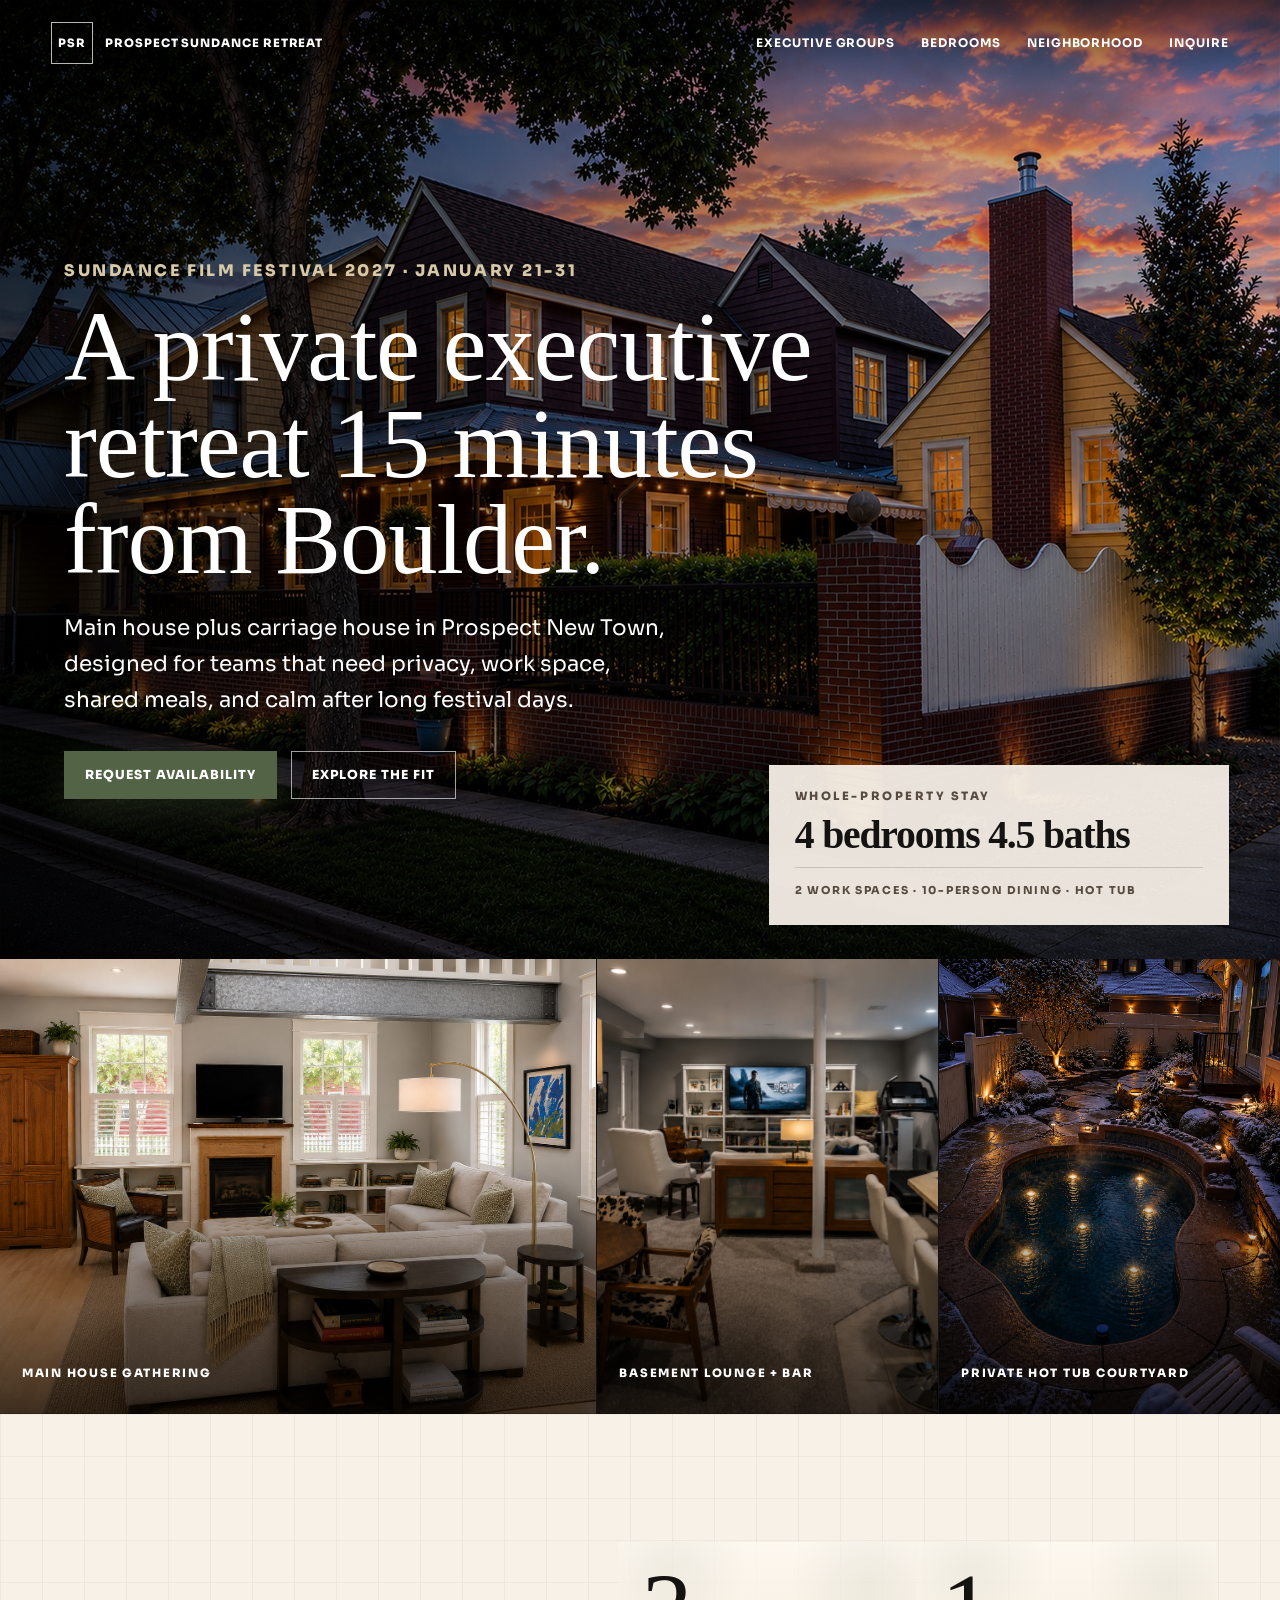
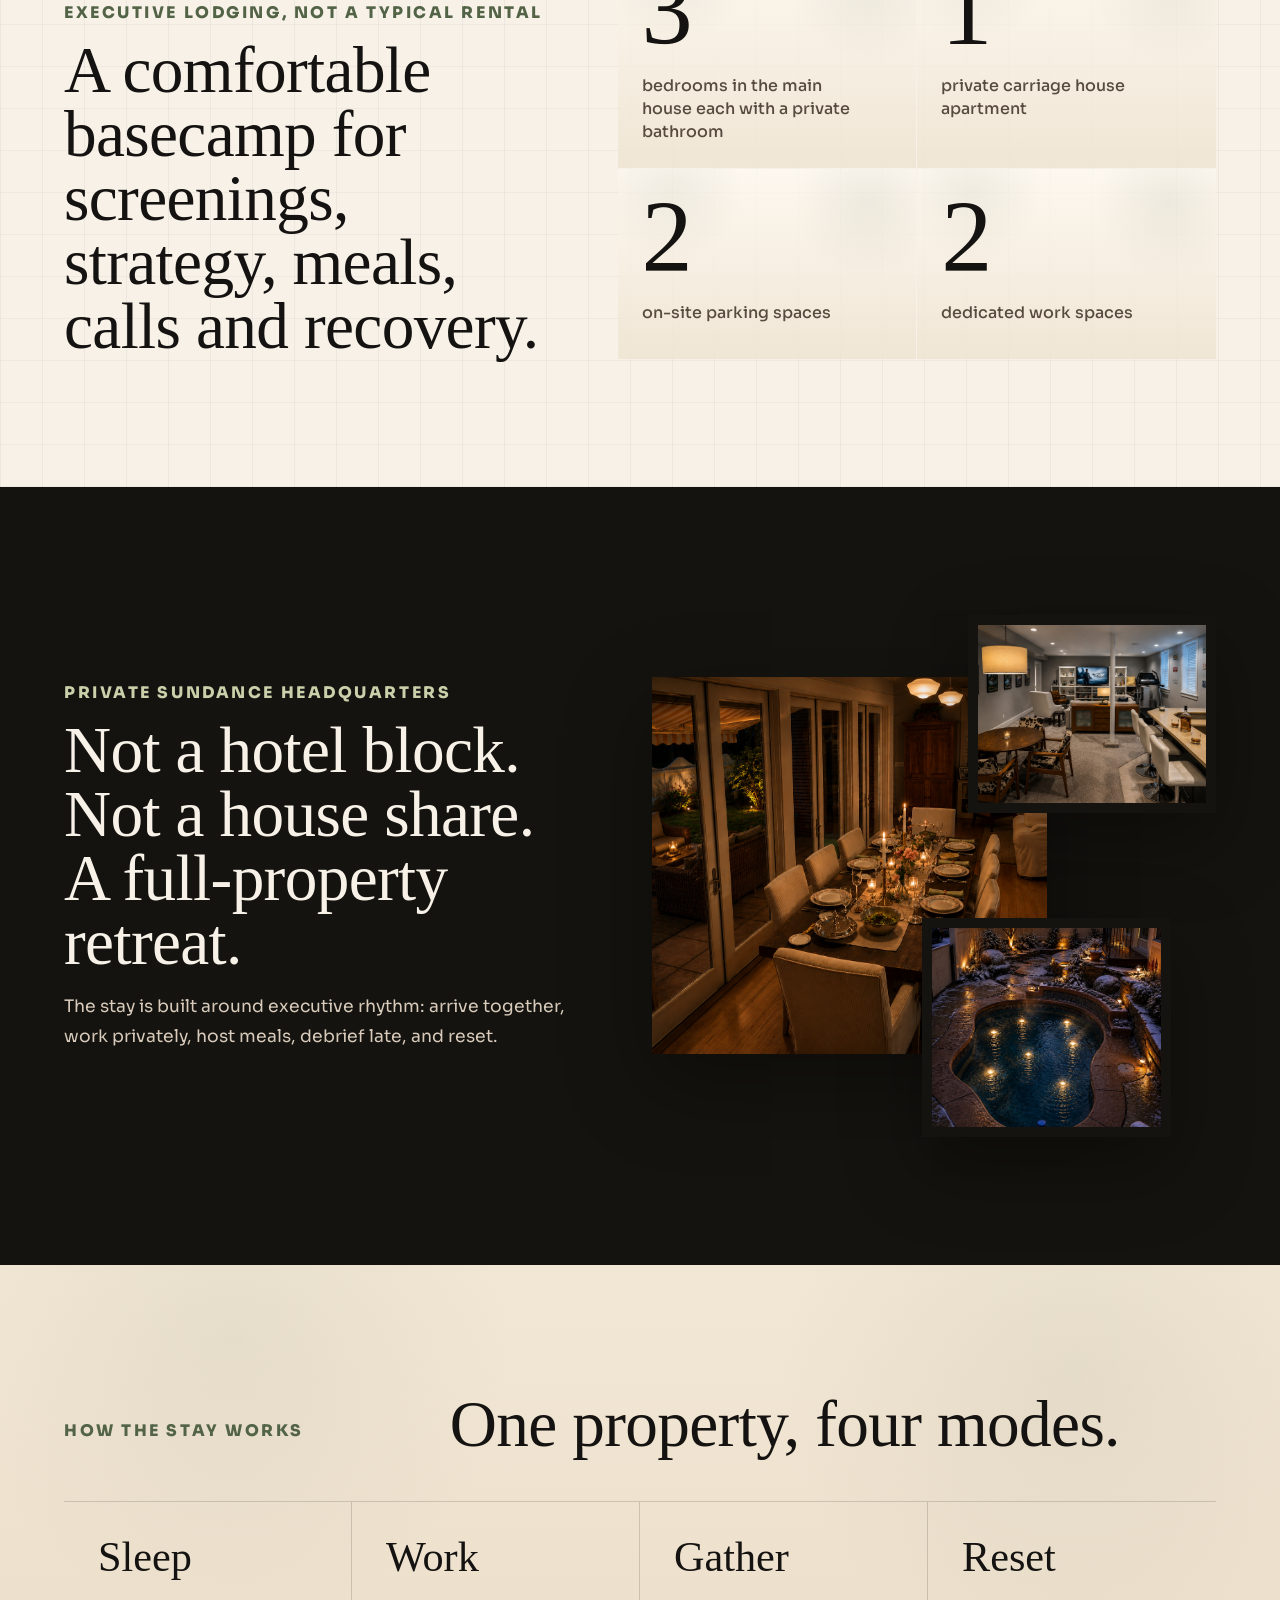
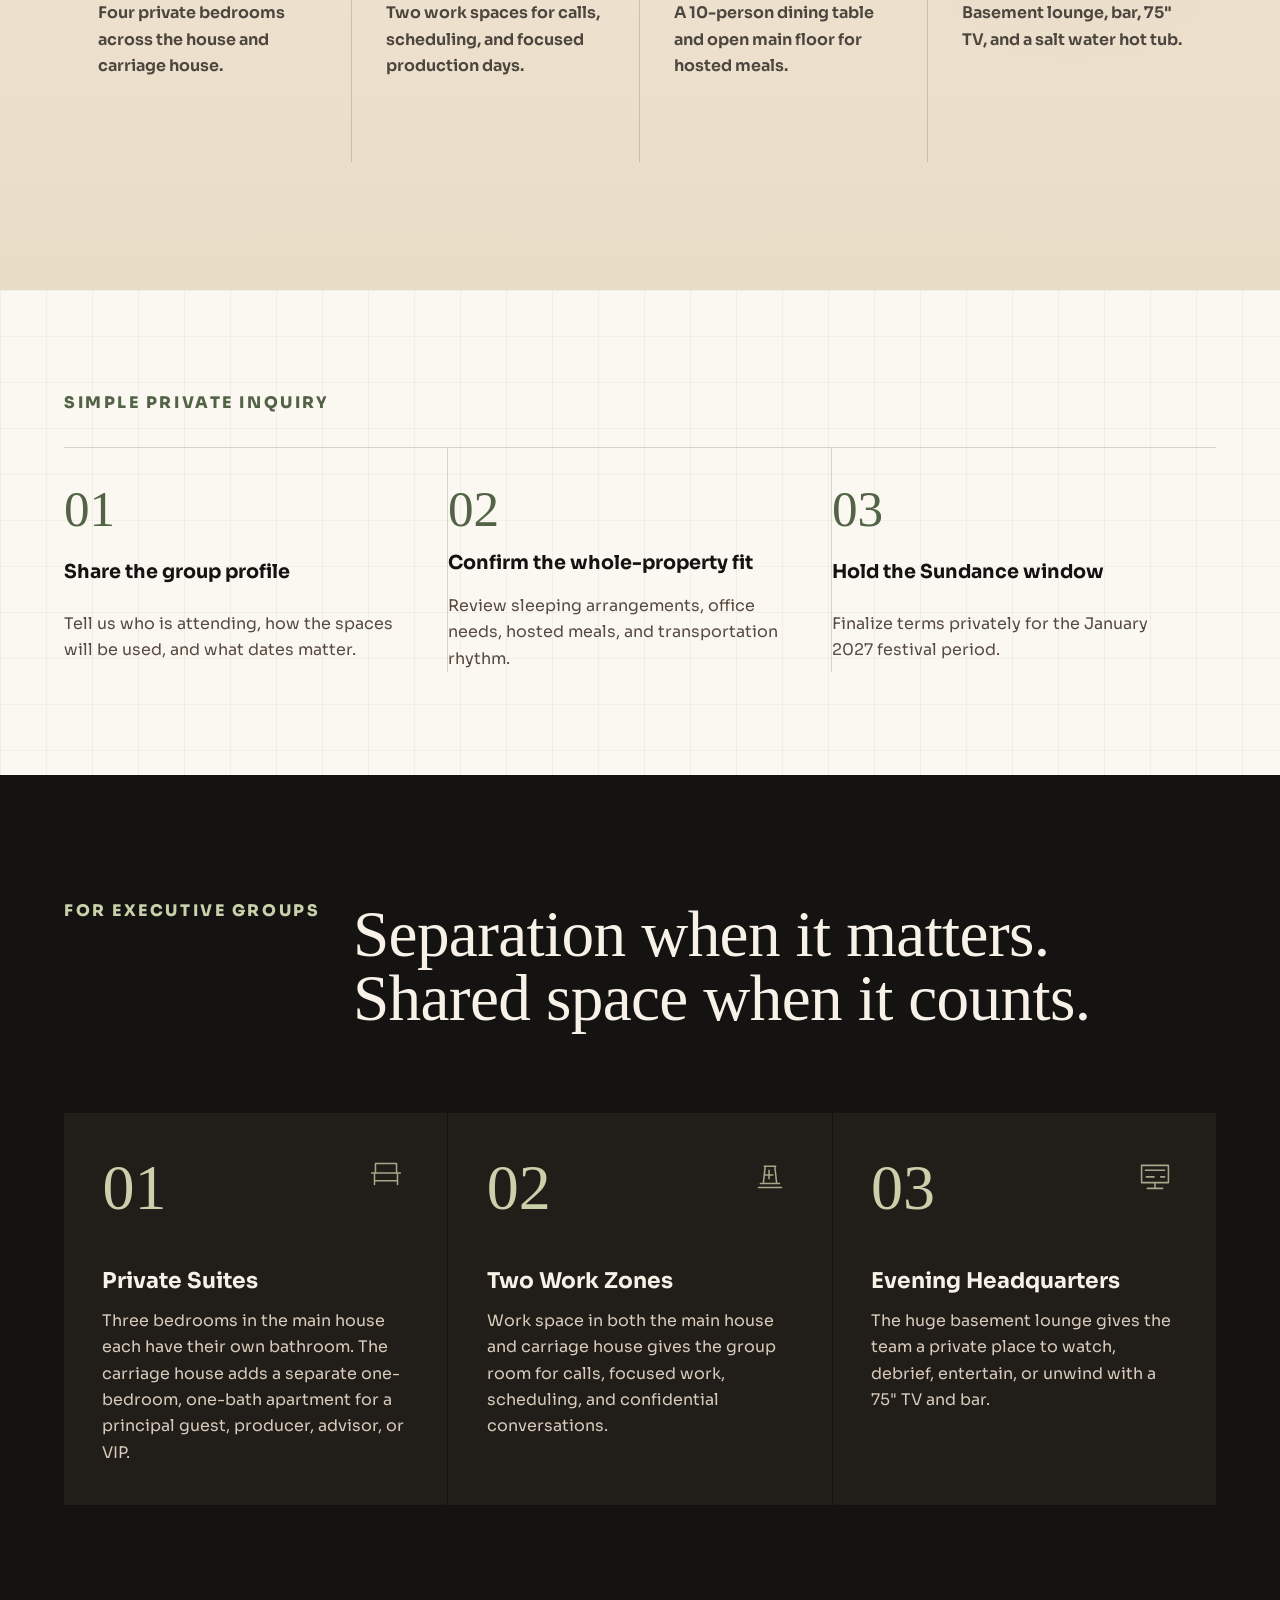
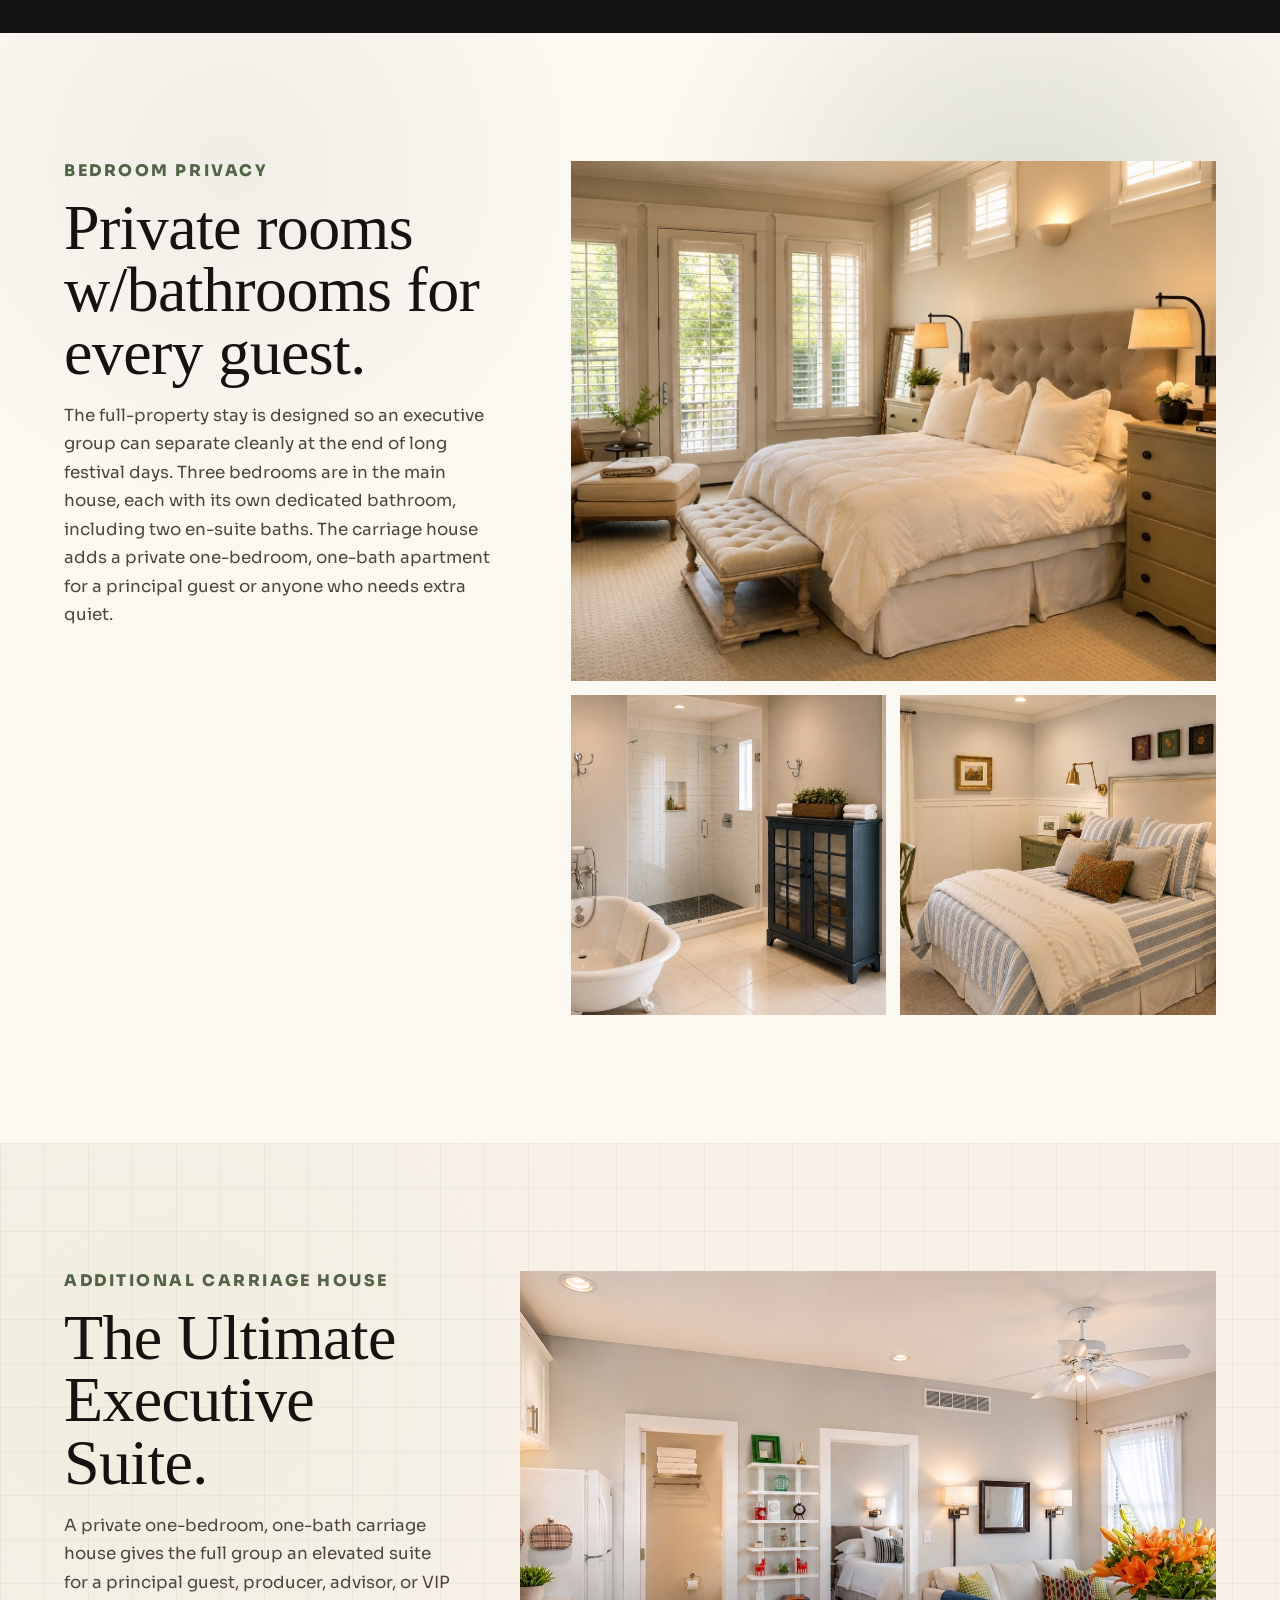
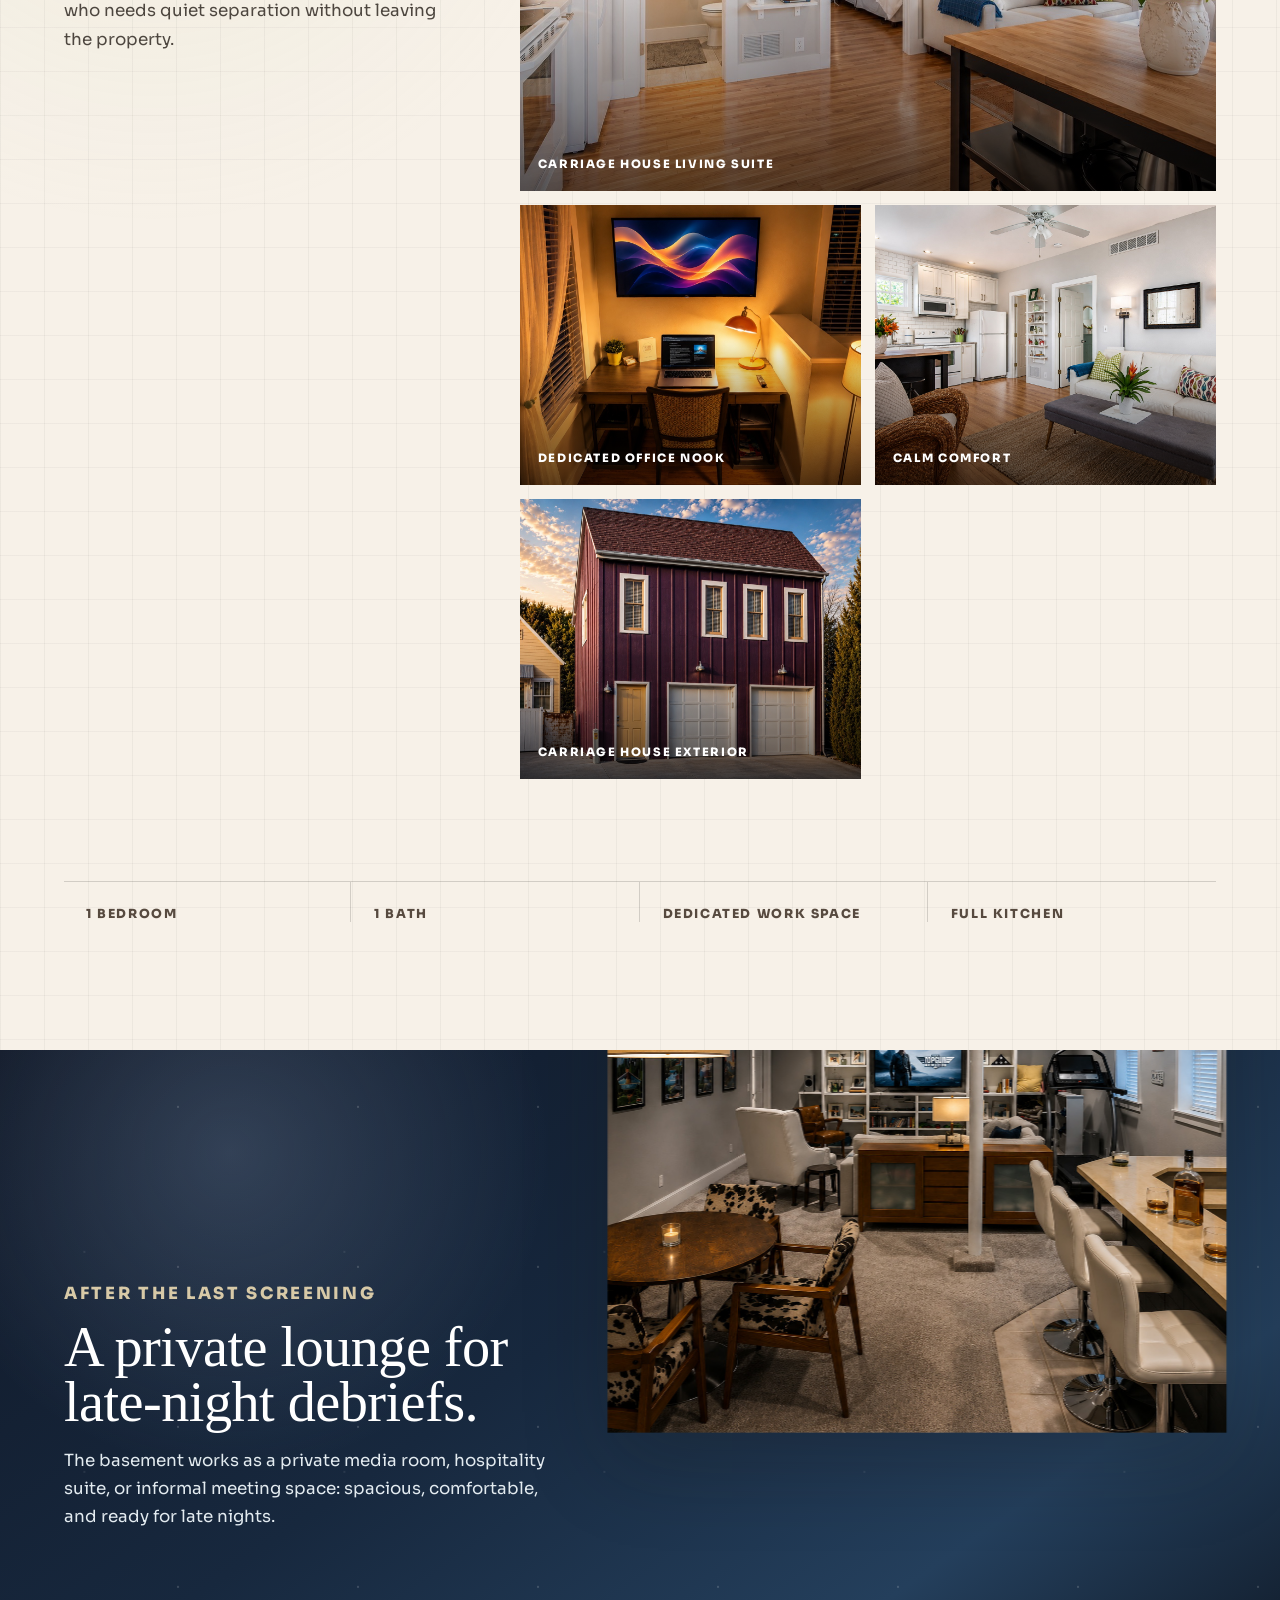
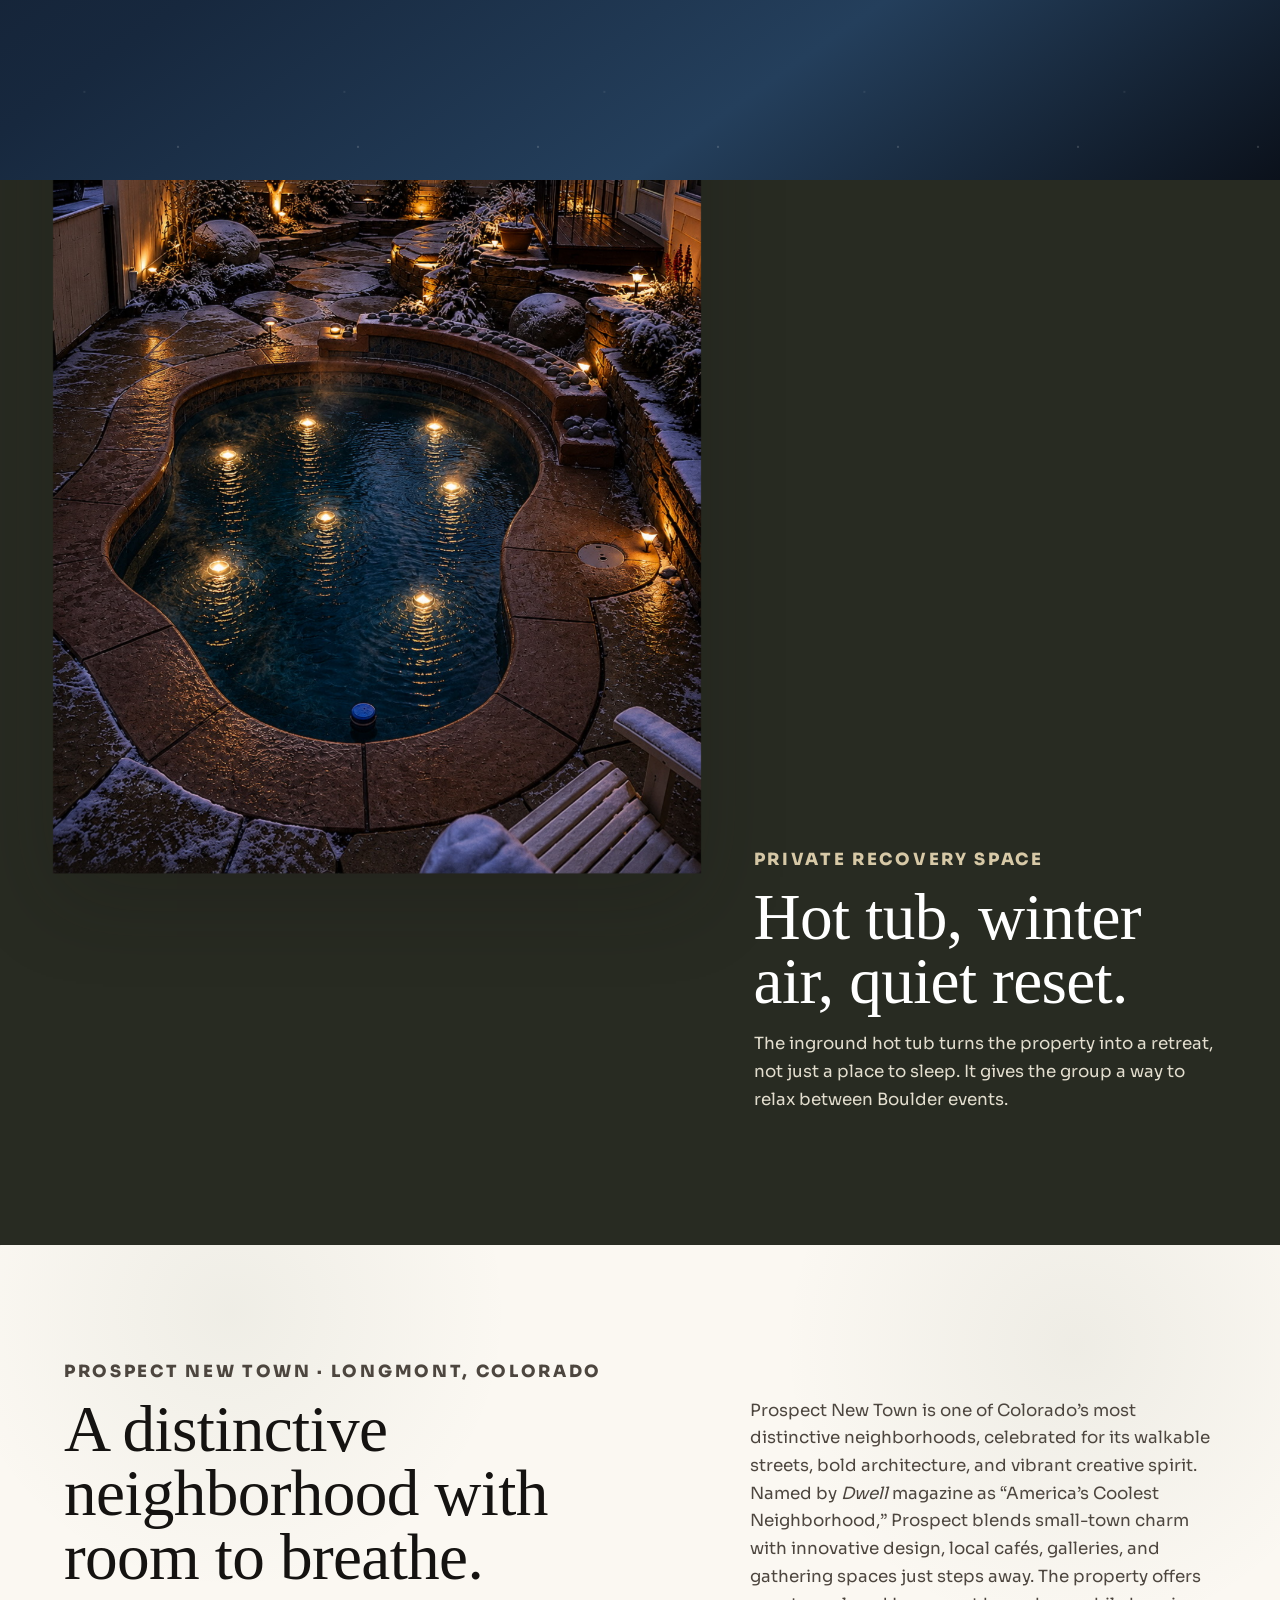
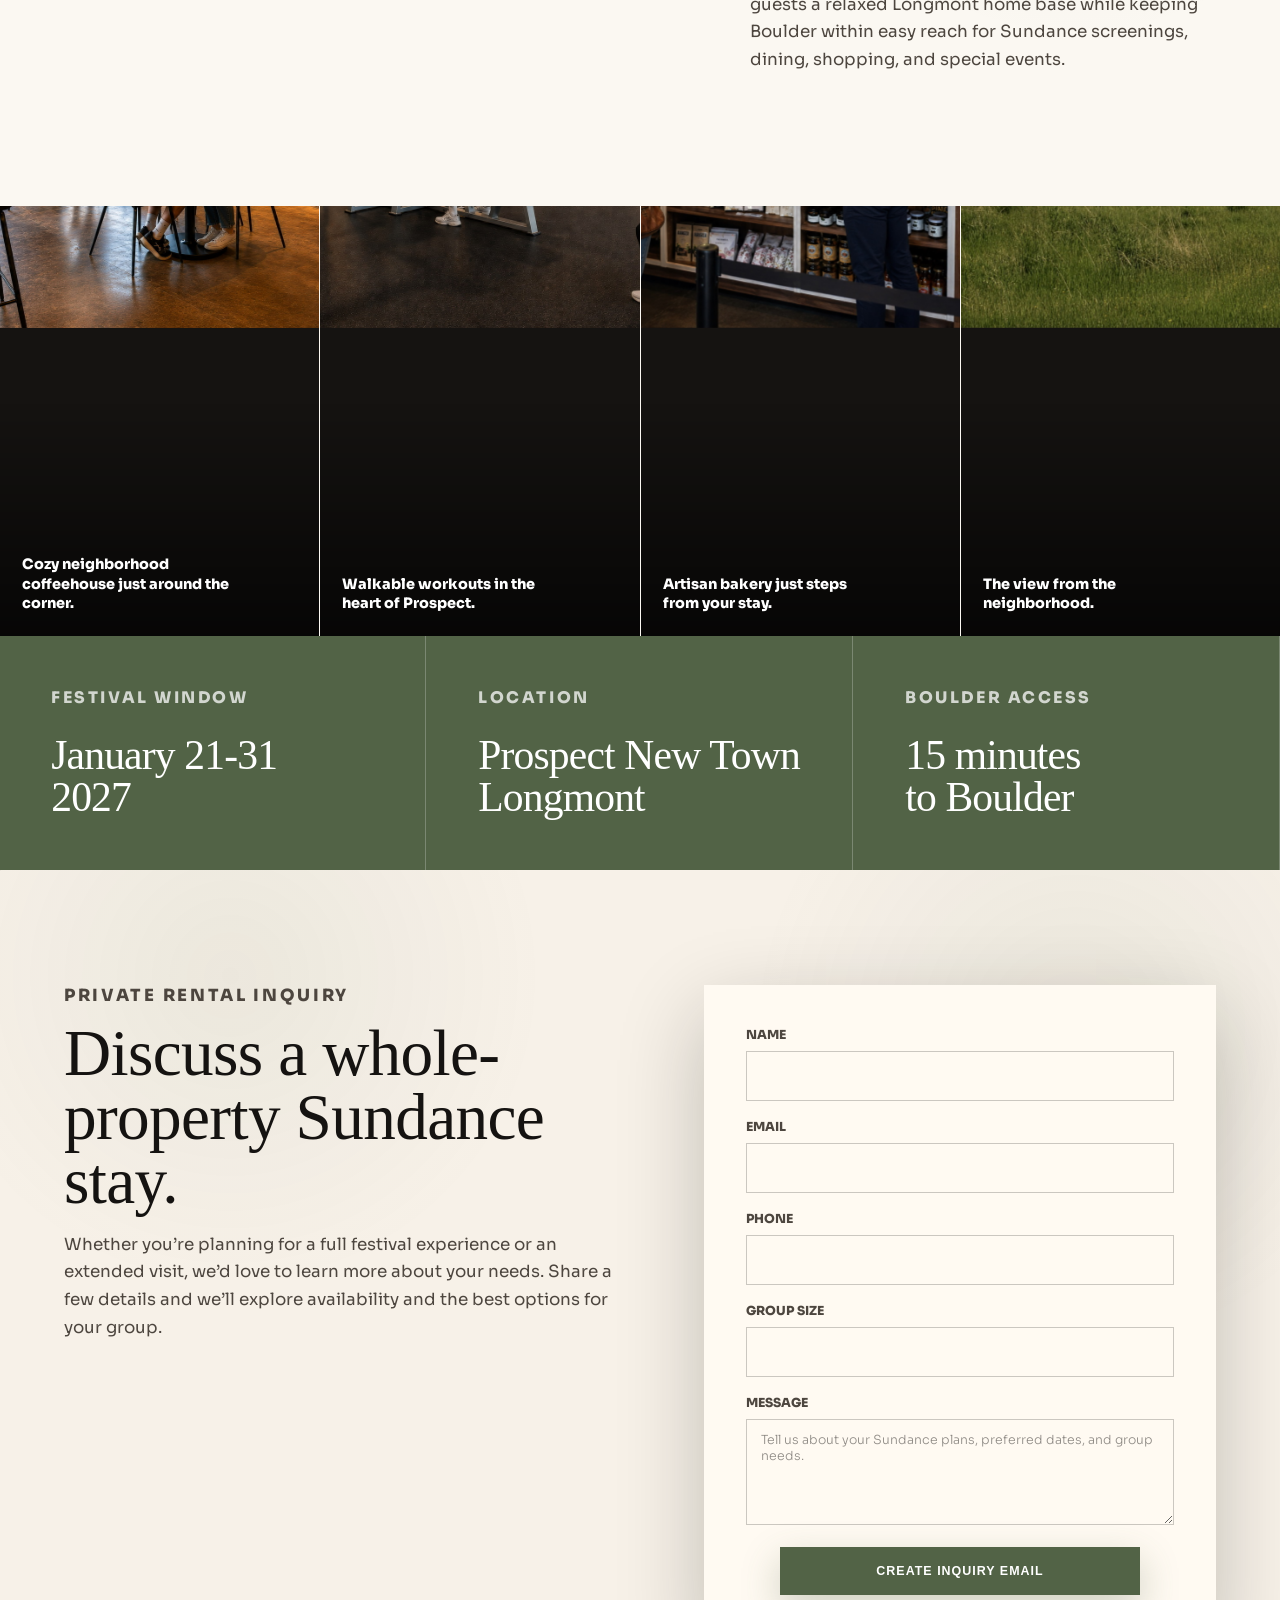
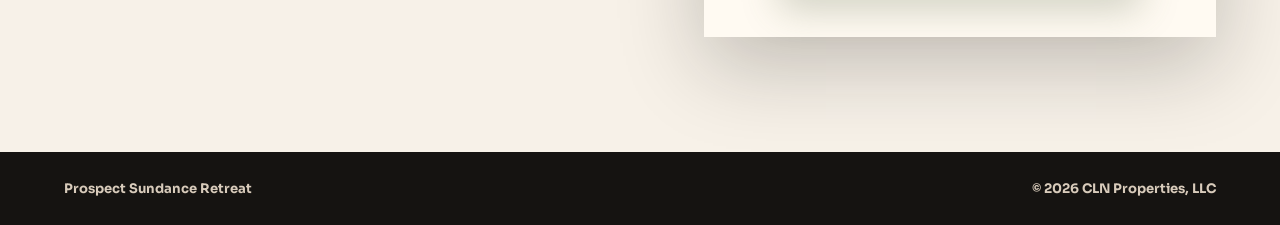
<file: index.html>
<!doctype html>
<html lang="en">
  <head>
    <meta charset="UTF-8" />
    <meta name="viewport" content="width=device-width, initial-scale=1.0" />
    <title>Prospect Sundance Retreat | Executive Rental Near Boulder</title>
    <meta
      name="description"
      content="A private executive retreat in Prospect New Town, Longmont for Sundance Boulder 2027: main house, carriage house, offices, hot tub, bar, and gathering spaces."
    />
    <link rel="preconnect" href="https://fonts.googleapis.com" />
    <link rel="preconnect" href="https://fonts.gstatic.com" crossorigin />
    <link
      href="https://fonts.googleapis.com/css2?family=Sora:wght@400;500;600;700;800&display=swap"
      rel="stylesheet"
    />
    <link rel="stylesheet" href="styles.css" />
  </head>
  <body>
    <div class="scroll-progress" aria-hidden="true"></div>
    <header class="site-header" aria-label="Primary navigation">
      <a class="brand" href="#top" aria-label="Prospect Sundance Retreat home">
        <span class="brand-mark">PSR</span>
        <span>Prospect Sundance Retreat</span>
      </a>
      <nav class="nav-links" aria-label="Page sections">
        <a href="#executive">Executive Groups</a>
        <a href="#bedrooms">Bedrooms</a>
        <a href="#neighborhood">Neighborhood</a>
        <a href="#inquire">Inquire</a>
      </nav>
    </header>

    <main id="top">
      <section class="hero" aria-label="Private executive retreat near Boulder">
        <img
          class="hero-image"
          src="assets/hero-front-house-final.jpg"
          alt="Exterior of the Prospect New Town house at evening"
        />
        <div class="hero-scrim"></div>
        <div class="hero-content">
          <p class="eyebrow">Sundance Film Festival 2027 · January 21-31</p>
          <h1>A private executive retreat 15 minutes from Boulder.</h1>
          <p class="hero-copy">
            Main house plus carriage house in Prospect New Town, designed for teams
            that need privacy, work space, shared meals, and calm after long
            festival days.
          </p>
          <div class="hero-actions" aria-label="Primary actions">
            <a class="button button-primary" href="#inquire">Request availability</a>
            <a class="button button-secondary" href="#executive">Explore the fit</a>
          </div>
        </div>
        <aside class="hero-panel" aria-label="Property summary">
          <p class="hero-panel-label">Whole-property stay</p>
          <p class="hero-panel-stat">4 bedrooms 4.5 baths</p>
          <p class="hero-panel-amenities">2 work spaces · 10-person dining · hot tub</p>
        </aside>
      </section>

      <section class="visual-index reveal" aria-label="Property image highlights">
        <a href="#property" class="visual-card visual-card-large">
          <img
            src="assets/living-room-inside.jpg"
            alt="Main house living room gathering space"
          />
          <span>Main house gathering</span>
        </a>
        <a href="#executive" class="visual-card">
          <img src="assets/basement-real.jpg" alt="Basement lounge with bar" />
          <span>Basement lounge + bar</span>
        </a>
        <a href="#reset" class="visual-card">
          <img src="assets/inground-spa-evening.jpg" alt="Private inground hot tub in winter" />
          <span>Private hot tub courtyard</span>
        </a>
      </section>

      <section class="intro-band reveal" aria-label="Executive rental summary">
        <div class="intro-copy">
          <p class="section-kicker">Executive lodging, not a typical rental</p>
          <h2>
            A comfortable basecamp for screenings, strategy, meals, calls and
            recovery.
          </h2>
        </div>
        <div class="stat-grid">
          <div>
            <strong>3</strong>
            <span>bedrooms in the main house each with a private bathroom</span>
          </div>
          <div>
            <strong>1</strong>
            <span>private carriage house apartment</span>
          </div>
          <div>
            <strong>2</strong>
            <span>on-site parking spaces</span>
          </div>
          <div>
            <strong>2</strong>
            <span>dedicated work spaces</span>
          </div>
        </div>
      </section>

      <section class="campaign-break reveal" aria-label="Sundance rental positioning">
        <div class="campaign-copy">
          <p class="section-kicker">Private Sundance headquarters</p>
          <h2>Not a hotel block. Not a house share. A full-property retreat.</h2>
          <p>
            The stay is built around executive rhythm: arrive together, work
            privately, host meals, debrief late, and reset.
          </p>
        </div>
        <div class="campaign-collage" aria-label="Property atmosphere collage">
          <img
            class="collage-large"
            src="assets/living-room-gathering.jpg"
            alt="Candlelit dining table set for a group meal"
          />
          <img
            class="collage-small collage-top"
            src="assets/basement-real.jpg"
            alt="Private lounge and bar"
          />
          <img
            class="collage-small collage-bottom"
            src="assets/inground-spa-evening.jpg"
            alt="Inground hot tub courtyard"
          />
        </div>
      </section>

      <section class="experience-map reveal" aria-label="How the property works">
        <div class="experience-heading">
          <p class="section-kicker">How the stay works</p>
          <h2>One property, four modes.</h2>
        </div>
        <div class="mode-grid">
          <article>
            <span>Sleep</span>
            <p>Four private bedrooms across the house and carriage house.</p>
          </article>
          <article>
            <span>Work</span>
            <p>Two work spaces for calls, scheduling, and focused production days.</p>
          </article>
          <article>
            <span>Gather</span>
            <p>A 10-person dining table and open main floor for hosted meals.</p>
          </article>
          <article>
            <span>Reset</span>
            <p>Basement lounge, bar, 75&quot; TV, and a salt water hot tub.</p>
          </article>
        </div>
      </section>

      <section class="rental-flow reveal" aria-label="Private rental process">
        <p class="section-kicker">Simple private inquiry</p>
        <div class="flow-grid">
          <article>
            <span>01</span>
            <h3>Share the group profile</h3>
            <p>Tell us who is attending, how the spaces will be used, and what dates matter.</p>
          </article>
          <article>
            <span>02</span>
            <h3>Confirm the whole-property fit</h3>
            <p>Review sleeping arrangements, office needs, hosted meals, and transportation rhythm.</p>
          </article>
          <article>
            <span>03</span>
            <h3>Hold the Sundance window</h3>
            <p>Finalize terms privately for the January 2027 festival period.</p>
          </article>
        </div>
      </section>

      <section class="dark-section reveal" id="executive">
        <div class="section-heading">
          <p class="section-kicker">For Executive Groups</p>
          <h2>Separation when it matters. Shared space when it counts.</h2>
        </div>
        <div class="executive-grid">
          <article>
            <svg class="card-icon" viewBox="0 0 48 48" aria-hidden="true">
              <path d="M9 23h30M13 23V13h22v10M12 23v12M36 23v12M12 31h24" />
            </svg>
            <span>01</span>
            <h3>Private Suites</h3>
            <p>
              Three bedrooms in the main house each have their own bathroom. The
              carriage house adds a separate one-bedroom, one-bath apartment for a
              principal guest, producer, advisor, or VIP.
            </p>
          </article>
          <article>
            <svg class="card-icon" viewBox="0 0 48 48" aria-hidden="true">
              <path d="M14 34h20M17 34l2-18h10l2 18M12 38h24M18 16h12M23 20v9M27 25h-8" />
            </svg>
            <span>02</span>
            <h3>Two Work Zones</h3>
            <p>
              Work space in both the main house and carriage house gives the
              group room for calls, focused work, scheduling, and confidential
              conversations.
            </p>
          </article>
          <article>
            <svg class="card-icon" viewBox="0 0 48 48" aria-hidden="true">
              <path d="M10 15h28v18H10zM16 39h16M24 33v6M14 20h20M15 27h8M30 27h4" />
            </svg>
            <span>03</span>
            <h3>Evening Headquarters</h3>
            <p>
              The huge basement lounge gives the team a private place to watch,
              debrief, entertain, or unwind with a 75&quot; TV and bar.
            </p>
          </article>
        </div>
      </section>

      <section class="bedroom-retreat reveal" id="bedrooms">
        <div class="bedroom-intro">
          <p class="section-kicker">Bedroom privacy</p>
          <h2>Private rooms w/bathrooms for every guest.</h2>
          <p>
            The full-property stay is designed so an executive group can separate
            cleanly at the end of long festival days. Three bedrooms are in the
            main house, each with its own dedicated bathroom, including two
            en-suite baths. The carriage house adds a private one-bedroom,
            one-bath apartment for a principal guest or anyone who needs extra
            quiet.
          </p>
        </div>
        <div class="bedroom-gallery" aria-label="Bedroom and bathroom highlights">
          <figure class="bedroom-card bedroom-card-large">
            <img
              src="assets/main-bedroom.jpg"
              alt="Main house bedroom with private bathroom access"
            />
          </figure>
          <figure class="bedroom-card">
            <img
              src="assets/main-bathroom.jpg"
              alt="Main house bathroom with soaking tub and shower"
            />
          </figure>
          <figure class="bedroom-card">
            <img
              src="assets/basement-bedroom.jpg"
              alt="Lower-level bedroom with dedicated bathroom access"
            />
          </figure>
        </div>
      </section>

      <section class="carriage-suite reveal" id="carriage-house">
        <div class="carriage-intro">
          <p class="section-kicker">Additional carriage house</p>
          <h2>The Ultimate Executive Suite.</h2>
          <p>
            A private one-bedroom, one-bath carriage house gives the full group
            an elevated suite for a principal guest, producer, advisor, or VIP
            who needs quiet separation without leaving the property.
          </p>
        </div>
        <div class="carriage-media">
          <div class="carriage-gallery" aria-label="Carriage house photo gallery">
            <figure class="carriage-photo carriage-photo-large">
              <img
                src="assets/carriage-house-interior.jpg"
                alt="Carriage house interior with living room, kitchen, bath, and bedroom"
              />
              <figcaption>Carriage house living suite</figcaption>
            </figure>
            <figure class="carriage-photo">
              <img
                src="assets/carriage-house-desk.jpg"
                alt="Carriage house desk and office nook"
              />
              <figcaption>Dedicated office nook</figcaption>
            </figure>
            <figure class="carriage-photo">
              <img
                src="assets/carriage-house-living-kitchen.jpg"
                alt="Carriage house living room and kitchen"
              />
              <figcaption>Calm Comfort</figcaption>
            </figure>
            <figure class="carriage-photo">
              <img
                src="assets/carriage-house-front.jpg"
                alt="Exterior of the carriage house"
              />
              <figcaption>Carriage house exterior</figcaption>
            </figure>
          </div>
        </div>
        <div class="carriage-points" aria-label="Carriage house highlights">
          <span>1 bedroom</span>
          <span>1 bath</span>
          <span>Dedicated work space</span>
          <span>Full Kitchen</span>
        </div>
      </section>

      <section class="cinema-feature reveal">
        <div class="cinema-copy">
          <p class="section-kicker">After the last screening</p>
          <h2>A private lounge for late-night debriefs.</h2>
          <p>
            The basement works as a private media room, hospitality suite, or
            informal meeting space: spacious, comfortable, and ready for late
            nights.
          </p>
        </div>
        <img
          src="assets/basement-real.jpg"
          alt="Concept image of a large basement lounge with a media wall and bar"
        />
      </section>

      <section class="image-led-section reveal" id="reset">
        <img
          src="assets/inground-spa-evening.jpg"
          alt="Private inground hot tub courtyard in winter"
        />
        <div class="image-led-copy">
          <p class="section-kicker">Private recovery space</p>
          <h2>Hot tub, winter air, quiet reset.</h2>
          <p>
            The inground hot tub turns the property into a retreat, not just a
            place to sleep. It gives the group a way to relax between Boulder
            events.
          </p>
        </div>
      </section>

      <section class="neighborhood reveal" id="neighborhood">
        <div>
          <p class="section-kicker">Prospect New Town · Longmont, Colorado</p>
          <h2>A distinctive neighborhood with room to breathe.</h2>
        </div>
        <p>
          Prospect New Town is one of Colorado’s most distinctive neighborhoods,
          celebrated for its walkable streets, bold architecture, and vibrant
          creative spirit. Named by <em>Dwell</em> magazine as “America’s Coolest
          Neighborhood,” Prospect blends small-town charm with innovative design,
          local cafés, galleries, and gathering spaces just steps away. The
          property offers guests a relaxed Longmont home base while keeping
          Boulder within easy reach for Sundance screenings, dining, shopping,
          and special events.
        </p>
      </section>

      <section class="closing-gallery reveal" aria-label="Property atmosphere">
        <figure>
          <img src="assets/cavegirl-coffee-inside.jpeg" alt="Interior of a cozy neighborhood coffeehouse" />
          <figcaption>Cozy neighborhood coffeehouse just around the corner.</figcaption>
        </figure>
        <figure>
          <img src="assets/the-gym-at-prospect-inside.jpg" alt="Interior of The Gym at Prospect" />
          <figcaption>Walkable workouts in the heart of Prospect.</figcaption>
        </figure>
        <figure>
          <img src="assets/babettes-artisan-bakery-inside.jpg" alt="Interior of Babette's Artisan Bakery" />
          <figcaption>Artisan bakery just steps from your stay.</figcaption>
        </figure>
        <figure>
          <img src="assets/flatirons-neighborhood-view.jpg" alt="Flatirons view from the neighborhood" />
          <figcaption>The view from the neighborhood.</figcaption>
        </figure>
      </section>

      <section class="availability-band" aria-label="Availability details">
        <div>
          <span class="mini-label">Festival window</span>
          <strong>January 21-31<br />2027</strong>
        </div>
        <div>
          <span class="mini-label">Location</span>
          <strong>Prospect New Town<br />Longmont</strong>
        </div>
        <div>
          <span class="mini-label">Boulder access</span>
          <strong>15 minutes<br />to Boulder</strong>
        </div>
      </section>

      <section class="inquiry reveal" id="inquire">
        <div class="inquiry-copy">
          <p class="section-kicker">Private rental inquiry</p>
          <h2>Discuss a whole-property Sundance stay.</h2>
          <p>
            Whether you’re planning for a full festival experience or an extended
            visit, we’d love to learn more about your needs. Share a few details
            and we’ll explore availability and the best options for your group.
          </p>
        </div>
        <form class="inquiry-form" id="inquiryForm">
          <label>
            Name
            <input type="text" name="name" autocomplete="name" required />
          </label>
          <label>
            Email
            <input type="email" name="email" autocomplete="email" required />
          </label>
          <label>
            Phone
            <input type="tel" name="phone" autocomplete="tel" />
          </label>
          <label>
            Group size
            <input type="number" name="groupSize" min="1" max="10" />
          </label>
          <label>
            Message
            <textarea
              name="message"
              rows="5"
              placeholder="Tell us about your Sundance plans, preferred dates, and group needs."
            ></textarea>
          </label>
          <button class="button button-primary" type="submit">Create inquiry email</button>
        </form>
      </section>
    </main>

    <footer class="site-footer">
      <span>Prospect Sundance Retreat</span>
      <span>© 2026 CLN Properties, LLC</span>
    </footer>

    <script src="script.js"></script>
  </body>
</html>
</file>
<file: styles.css>
:root {
  --ink: #151311;
  --paper: #f7f1e8;
  --cream: #efe4d2;
  --accent: #526346;
  --moss: #59644b;
  --blue: #263f5c;
  --stone: #c9b9a2;
  --white: #ffffff;
  --shadow: 0 28px 80px rgba(21, 19, 17, 0.24);
  --hairline: 1px solid rgba(21, 19, 17, 0.16);
  --paper-texture:
    radial-gradient(circle at 18% 12%, rgba(82, 99, 70, 0.07), transparent 24%),
    radial-gradient(circle at 84% 18%, rgba(89, 100, 75, 0.08), transparent 25%),
    linear-gradient(135deg, rgba(21, 19, 17, 0.035) 0 1px, transparent 1px 12px);
  --fine-texture:
    linear-gradient(90deg, rgba(21, 19, 17, 0.045) 1px, transparent 1px),
    linear-gradient(180deg, rgba(21, 19, 17, 0.035) 1px, transparent 1px);
}

* {
  box-sizing: border-box;
}

html {
  scroll-behavior: smooth;
}

body {
  margin: 0;
  background: var(--paper);
  color: var(--ink);
  font-family: Sora, system-ui, -apple-system, BlinkMacSystemFont, "Segoe UI", sans-serif;
}

img {
  display: block;
  max-width: 100%;
}

a {
  color: inherit;
  text-decoration: none;
}

.scroll-progress {
  background: linear-gradient(90deg, #d7c9a7, #ffffff, #c9d0aa);
  height: 3px;
  left: 0;
  position: fixed;
  right: 0;
  top: 0;
  transform: scaleX(var(--scroll-progress, 0));
  transform-origin: left center;
  z-index: 60;
}

.site-header {
  align-items: center;
  color: var(--white);
  display: flex;
  justify-content: space-between;
  left: 0;
  padding: 22px clamp(20px, 4vw, 56px);
  position: fixed;
  right: 0;
  top: 0;
  transition:
    background-color 180ms ease,
    color 180ms ease,
    box-shadow 180ms ease;
  z-index: 20;
}

.site-header::before {
  background: linear-gradient(180deg, rgba(0, 0, 0, 0.56), transparent);
  content: "";
  inset: 0;
  pointer-events: none;
  position: absolute;
  z-index: -1;
}

.site-header.scrolled {
  background: rgba(247, 241, 232, 0.94);
  box-shadow: 0 12px 38px rgba(21, 19, 17, 0.12);
  color: var(--ink);
}

.site-header.scrolled::before {
  opacity: 0;
}

.site-header.scrolled .brand-mark {
  border-color: rgba(21, 19, 17, 0.34);
}

.brand {
  align-items: center;
  display: inline-flex;
  font-size: 0.72rem;
  font-weight: 800;
  gap: 12px;
  letter-spacing: 0.08em;
  text-transform: uppercase;
}

.brand-mark {
  align-items: center;
  border: 1px solid rgba(255, 255, 255, 0.72);
  display: inline-flex;
  height: 42px;
  justify-content: center;
  width: 42px;
}

.nav-links {
  align-items: center;
  display: flex;
  gap: 26px;
  font-size: 0.74rem;
  font-weight: 700;
  letter-spacing: 0.08em;
  text-transform: uppercase;
}

.hero {
  min-height: 100vh;
  overflow: hidden;
  position: relative;
}

.hero-image,
.hero-scrim {
  height: 100%;
  inset: 0;
  position: absolute;
  width: 100%;
}

.hero-image {
  object-fit: cover;
  transform: translateY(calc(var(--scroll-y, 0px) * 0.08));
  will-change: transform;
}

.hero-scrim {
  background:
    linear-gradient(90deg, rgba(0, 0, 0, 0.72) 0%, rgba(0, 0, 0, 0.34) 42%, rgba(0, 0, 0, 0.1) 100%),
    linear-gradient(0deg, rgba(0, 0, 0, 0.48), transparent 46%);
}

.hero-content {
  color: var(--white);
  max-width: 980px;
  padding: 29vh clamp(20px, 5vw, 72px) 160px;
  position: relative;
  z-index: 2;
}

.eyebrow,
.section-kicker,
.mini-label {
  font-weight: 800;
  line-height: 1.25;
  text-transform: uppercase;
}

.eyebrow,
.section-kicker,
.mini-label {
  font-size: 1rem;
  letter-spacing: 0.16em;
}

.eyebrow {
  color: #d7c9a7;
  margin: 0 0 18px;
}

h1,
h2 {
  font-family: Georgia, "Times New Roman", serif;
  font-weight: 400;
  letter-spacing: -0.01em;
  line-height: 0.98;
  margin: 0;
}

h1 {
  font-size: clamp(3.4rem, 7.7vw, 7.9rem);
  max-width: 980px;
}

h2 {
  font-size: clamp(2.45rem, 5.1vw, 5.7rem);
}

h3 {
  font-size: clamp(1.15rem, 1.7vw, 1.5rem);
  margin: 0 0 14px;
}

p {
  line-height: 1.65;
}

.hero-copy {
  font-size: clamp(1.05rem, 1.8vw, 1.35rem);
  max-width: 620px;
}

.hero-actions {
  display: flex;
  flex-wrap: wrap;
  gap: 14px;
  margin-top: 34px;
}

.button {
  align-items: center;
  border: 1px solid transparent;
  display: inline-flex;
  font-size: 0.78rem;
  font-weight: 800;
  justify-content: center;
  letter-spacing: 0.08em;
  min-height: 48px;
  padding: 0 20px;
  position: relative;
  text-transform: uppercase;
  transition:
    border-color 220ms ease,
    box-shadow 220ms ease,
    color 220ms ease,
    transform 220ms ease;
}

.button:hover {
  transform: translateY(-1px);
}

.button-primary {
  background: var(--accent);
  box-shadow: 0 14px 38px rgba(82, 99, 70, 0.28);
  color: var(--white);
}

.button-primary:hover {
  box-shadow: 0 18px 50px rgba(82, 99, 70, 0.38);
}

.button-secondary {
  border-color: rgba(255, 255, 255, 0.62);
  color: var(--white);
}

.button-secondary:hover {
  border-color: rgba(255, 255, 255, 0.92);
}

.hero-panel {
  background:
    linear-gradient(135deg, rgba(21, 19, 17, 0.035) 0 1px, transparent 1px 14px),
    rgba(247, 241, 232, 0.94);
  bottom: 34px;
  box-shadow: var(--shadow);
  color: var(--ink);
  display: grid;
  gap: 12px;
  padding: 24px 26px 26px;
  position: absolute;
  right: clamp(20px, 4vw, 56px);
  width: min(460px, calc(100% - 40px));
  z-index: 3;
  transition:
    box-shadow 260ms ease,
    transform 260ms ease;
}

.hero-panel:hover {
  box-shadow: 0 34px 96px rgba(21, 19, 17, 0.34);
  transform: translateY(-5px);
}

.hero-panel-label,
.hero-panel-amenities {
  color: #574a3f;
  margin: 0;
  text-transform: uppercase;
}

.hero-panel-label {
  font-size: 0.72rem;
  font-weight: 800;
  letter-spacing: 0.22em;
  line-height: 1.25;
}

.hero-panel-stat {
  font-family: Georgia, "Times New Roman", serif;
  font-size: clamp(2.05rem, 3.1vw, 2.95rem);
  font-weight: 700;
  letter-spacing: -0.03em;
  line-height: 1.02;
  margin: 0;
  max-width: 380px;
  text-wrap: balance;
}

.hero-panel-stat span {
  color: rgba(21, 19, 17, 0.45);
  font-family: Sora, system-ui, sans-serif;
  font-size: 0.62em;
  font-weight: 500;
  padding: 0 0.08em;
}

.hero-panel-amenities {
  border-top: var(--hairline);
  font-size: 0.68rem;
  font-weight: 750;
  letter-spacing: 0.16em;
  line-height: 1.55;
  padding-top: 14px;
}

.visual-index {
  background: var(--ink);
  display: grid;
  gap: 1px;
  grid-template-columns: 1.4fr 0.8fr 0.8fr;
  min-height: 360px;
}

.visual-card {
  color: var(--white);
  min-height: 360px;
  overflow: hidden;
  position: relative;
}

.visual-card::after {
  background: linear-gradient(0deg, rgba(0, 0, 0, 0.7), transparent 58%);
  content: "";
  inset: 0;
  position: absolute;
}

.visual-card img {
  height: 100%;
  object-fit: cover;
  transition: transform 500ms ease;
  width: 100%;
  will-change: transform;
}

.visual-card:hover img {
  transform: scale(1.025);
}

.visual-card span {
  bottom: 22px;
  font-size: 0.72rem;
  font-weight: 900;
  letter-spacing: 0.15em;
  line-height: 1.28;
  left: 22px;
  max-width: 260px;
  position: absolute;
  text-transform: uppercase;
  transition:
    color 220ms ease,
    transform 220ms ease;
  z-index: 1;
}

.visual-card span::after {
  background: currentColor;
  content: "";
  display: block;
  height: 1px;
  margin-top: 10px;
  transform: scaleX(0);
  transform-origin: left center;
  transition: transform 260ms ease;
  width: 56px;
}

.visual-card:hover span {
  color: #f3ead8;
  transform: translateY(-3px);
}

.visual-card:hover span::after {
  transform: scaleX(1);
}

.visual-card-large span {
  font-family: inherit;
  font-size: 0.72rem;
  font-weight: 900;
  line-height: 1.28;
  max-width: 520px;
  text-transform: uppercase;
}

.intro-band {
  align-items: end;
  background:
    var(--fine-texture),
    #f7f1e8;
  background-size: 42px 42px, 42px 42px, auto;
  display: grid;
  gap: clamp(28px, 5vw, 70px);
  grid-template-columns: minmax(0, 0.9fr) minmax(320px, 1.1fr);
  padding: clamp(70px, 10vw, 140px) clamp(20px, 5vw, 72px);
}

.intro-copy h2 {
  max-width: 760px;
}

.section-kicker {
  color: var(--accent);
  margin: 0 0 16px;
}

.stat-grid {
  display: grid;
  gap: 1px;
  grid-template-columns: repeat(2, minmax(0, 1fr));
}

.stat-grid div {
  background:
    var(--paper-texture),
    linear-gradient(180deg, rgba(255, 250, 242, 0.74), rgba(239, 228, 210, 0.86));
  min-height: 190px;
  padding: 24px;
}

.stat-grid strong {
  display: block;
  font-family: Georgia, "Times New Roman", serif;
  font-size: clamp(4rem, 8vw, 7rem);
  font-weight: 400;
  line-height: 0.86;
}

.stat-grid span {
  color: #574a3f;
  display: block;
  font-weight: 500;
  line-height: 1.45;
  margin-top: 20px;
  max-width: 220px;
}

.campaign-break {
  align-items: center;
  background:
    linear-gradient(90deg, rgba(21, 19, 17, 0.04), transparent 34%),
    #14130f;
  color: var(--paper);
  display: grid;
  gap: clamp(34px, 6vw, 86px);
  grid-template-columns: minmax(300px, 0.95fr) minmax(0, 1.05fr);
  overflow: hidden;
  padding: clamp(72px, 10vw, 146px) clamp(20px, 5vw, 72px);
}

.campaign-break .section-kicker {
  color: #c9d0aa;
}

.campaign-copy h2 {
  max-width: 860px;
}

.campaign-copy p:not(.section-kicker) {
  color: #d8cbbb;
  font-size: 1.08rem;
  line-height: 1.7;
  max-width: 560px;
}

.campaign-collage {
  aspect-ratio: 1.08;
  min-height: 520px;
  position: relative;
}

.campaign-collage img {
  box-shadow: 0 28px 78px rgba(0, 0, 0, 0.34);
  object-fit: cover;
  position: absolute;
}

.collage-large {
  height: 72%;
  left: 0;
  top: 12%;
  width: 70%;
}

.collage-small {
  border: 10px solid #14130f;
  width: 44%;
}

.collage-top {
  height: 38%;
  right: 0;
  top: 0;
}

.collage-bottom {
  bottom: 0;
  height: 42%;
  right: 8%;
}

.experience-map {
  background:
    var(--paper-texture),
    linear-gradient(180deg, #f2e7d5, #e9dcc7);
  padding: clamp(70px, 10vw, 130px) clamp(20px, 5vw, 72px);
}

.experience-heading {
  align-items: end;
  display: grid;
  gap: clamp(24px, 5vw, 70px);
  grid-template-columns: minmax(260px, 0.42fr) minmax(0, 1fr);
  margin-bottom: 44px;
}

.mode-grid {
  border-top: var(--hairline);
  display: grid;
  grid-template-columns: repeat(4, minmax(0, 1fr));
}

.mode-grid article {
  border-right: var(--hairline);
  display: flex;
  flex-direction: column;
  gap: 22px;
  min-height: 260px;
  padding: clamp(22px, 3vw, 34px);
}

.mode-grid article:last-child {
  border-right: 0;
}

.mode-grid span {
  font-family: Georgia, "Times New Roman", serif;
  font-size: clamp(2rem, 3.3vw, 3.35rem);
  line-height: 1;
}

.mode-grid p {
  color: #4d463f;
  font-weight: 650;
  margin: 0;
}

.rental-flow {
  background:
    var(--fine-texture),
    #fbf8f2;
  background-size: 46px 46px, 46px 46px, auto;
  padding: clamp(58px, 8vw, 110px) clamp(20px, 5vw, 72px);
}

.flow-grid {
  border-top: var(--hairline);
  display: grid;
  gap: 0;
  grid-template-columns: repeat(3, minmax(0, 1fr));
  margin-top: 34px;
}

.flow-grid article {
  border-right: var(--hairline);
  display: grid;
  gap: 18px;
  padding: clamp(24px, 3vw, 42px) clamp(18px, 3vw, 36px) 0 0;
}

.flow-grid article:last-child {
  border-right: 0;
}

.flow-grid span {
  color: var(--accent);
  font-family: Georgia, "Times New Roman", serif;
  font-size: clamp(2.25rem, 4vw, 4.25rem);
  line-height: 0.9;
}

.flow-grid h3 {
  font-size: clamp(1.1rem, 1.5vw, 1.35rem);
  margin: 0;
}

.flow-grid p {
  color: #574a3f;
  line-height: 1.65;
  margin: 0;
  max-width: 340px;
}

.split-feature,
.cinema-feature,
.image-led-section,
.neighborhood,
.inquiry {
  display: grid;
  gap: clamp(28px, 5vw, 72px);
  padding: clamp(60px, 9vw, 130px) clamp(20px, 5vw, 72px);
}

.split-feature {
  align-items: center;
  background:
    radial-gradient(circle at 88% 14%, rgba(82, 99, 70, 0.1), transparent 22%),
    var(--fine-texture),
    #fbf8f2;
  background-size: auto, 38px 38px, 38px 38px, auto;
  grid-template-columns: minmax(0, 1.15fr) minmax(320px, 0.85fr);
}

.feature-image-wrap {
  box-shadow: var(--shadow);
  min-height: 560px;
  overflow: hidden;
  transition:
    box-shadow 260ms ease,
    transform 260ms ease;
}

.feature-image-wrap:hover {
  box-shadow: 0 30px 86px rgba(21, 19, 17, 0.26);
  transform: translateY(-2px);
}

.feature-image-wrap img,
.cinema-feature img,
.image-led-section img {
  height: 100%;
  object-fit: cover;
  width: 100%;
  will-change: transform;
}

.feature-copy p,
.cinema-copy p,
.image-led-copy p,
.neighborhood p,
.inquiry-copy p {
  color: #4d463f;
  font-size: 1.05rem;
  max-width: 600px;
}

.feature-list {
  display: grid;
  gap: 12px;
  list-style: none;
  margin: 28px 0 0;
  padding: 0;
}

.feature-list li {
  border-top: 1px solid rgba(21, 19, 17, 0.22);
  font-weight: 800;
  padding-top: 14px;
}

.dark-section {
  background: var(--ink);
  color: var(--paper);
  padding: clamp(70px, 10vw, 140px) clamp(20px, 5vw, 72px);
}

.dark-section .section-kicker {
  color: #c9d0aa;
}

.section-heading {
  align-items: start;
  display: grid;
  gap: 30px;
  grid-template-columns: 0.3fr 1fr;
  margin-bottom: clamp(44px, 7vw, 82px);
}

.section-heading .section-kicker {
  line-height: 0.98;
  margin-top: 0;
}

.executive-grid {
  display: grid;
  gap: 1px;
  grid-template-columns: repeat(3, minmax(0, 1fr));
}

.executive-grid article {
  background: #211e1a;
  min-height: 370px;
  padding: clamp(24px, 3vw, 42px);
  position: relative;
  transform: translateY(var(--stagger-y, 0));
  transition:
    background-color 220ms ease,
    box-shadow 220ms ease,
    transform 220ms ease;
}

.executive-grid article::before {
  background: linear-gradient(180deg, rgba(201, 208, 170, 0.1), transparent 42%);
  content: "";
  inset: 0;
  opacity: 0;
  pointer-events: none;
  position: absolute;
  transition: opacity 220ms ease;
}

.executive-grid article:hover {
  background: #25211d;
  box-shadow: inset 0 0 0 1px rgba(201, 208, 170, 0.18);
  transform: translateY(calc(var(--stagger-y, 0) - 2px));
}

.executive-grid article:hover::before {
  opacity: 1;
}

.executive-grid span {
  color: #c9d0aa;
  display: block;
  font-family: Georgia, "Times New Roman", serif;
  font-size: 4rem;
  margin-bottom: 42px;
  position: relative;
  transition: color 220ms ease;
  z-index: 1;
}

.executive-grid article:hover span {
  color: #f3ead8;
}

.card-icon {
  color: rgba(201, 208, 170, 0.78);
  height: 46px;
  position: absolute;
  right: clamp(24px, 3vw, 42px);
  stroke: currentColor;
  stroke-linecap: round;
  stroke-linejoin: round;
  stroke-width: 1.6;
  top: clamp(24px, 3vw, 42px);
  width: 46px;
  z-index: 1;
  transition:
    color 220ms ease,
    transform 220ms ease;
}

.card-icon path {
  fill: none;
}

.executive-grid article:hover .card-icon {
  color: #f3ead8;
  transform: translateY(-2px);
}

.executive-grid h3,
.executive-grid p {
  position: relative;
  z-index: 1;
}

.executive-grid p {
  color: #d8cbbb;
  margin: 0;
}

.bedroom-retreat {
  background:
    radial-gradient(circle at 78% 18%, rgba(82, 99, 70, 0.12), transparent 26%),
    var(--paper-texture),
    #fbf8f2;
  color: var(--ink);
  display: grid;
  gap: clamp(34px, 6vw, 86px);
  grid-template-columns: minmax(300px, 0.8fr) minmax(0, 1.2fr);
  padding: clamp(70px, 10vw, 140px) clamp(20px, 5vw, 72px);
}

.bedroom-intro {
  align-self: start;
  position: sticky;
  top: 112px;
}

.bedroom-intro h2 {
  font-size: clamp(2.65rem, 5vw, 5.25rem);
  max-width: 760px;
}

.bedroom-intro p:not(.section-kicker) {
  color: #4d463f;
  font-size: 1.05rem;
  line-height: 1.7;
  max-width: 560px;
}

.bedroom-gallery {
  display: grid;
  gap: 14px;
  grid-template-columns: repeat(2, minmax(0, 1fr));
  min-width: 0;
}

.bedroom-card {
  background: var(--ink);
  color: var(--white);
  margin: 0;
  min-height: 320px;
  overflow: hidden;
  position: relative;
}

.bedroom-card-large {
  grid-column: span 2;
  min-height: 520px;
}


.bedroom-card img {
  height: 100%;
  object-fit: cover;
  transition:
    filter 260ms ease,
    transform 500ms ease;
  width: 100%;
}

.bedroom-card:hover img {
  filter: saturate(1.03);
  transform: scale(1.025);
}

.bedroom-card figcaption {
  bottom: 22px;
  display: grid;
  gap: 8px;
  left: 22px;
  max-width: min(360px, calc(100% - 44px));
  position: absolute;
  z-index: 1;
}

.bedroom-card figcaption span {
  color: #d7c9a7;
  font-size: 0.78rem;
  font-weight: 850;
  letter-spacing: 0.13em;
  text-transform: uppercase;
}

.bedroom-card figcaption strong {
  font-family: Georgia, "Times New Roman", serif;
  font-size: clamp(1.35rem, 2.3vw, 2.25rem);
  font-weight: 400;
  line-height: 1.04;
}

.carriage-suite {
  background:
    radial-gradient(circle at 12% 16%, rgba(201, 208, 170, 0.14), transparent 26%),
    var(--fine-texture),
    #f7f1e8;
  background-size: auto, 44px 44px, 44px 44px, auto;
  color: var(--ink);
  display: grid;
  gap: clamp(30px, 5vw, 72px);
  grid-template-columns: minmax(300px, 0.72fr) minmax(0, 1.28fr);
  padding: clamp(70px, 10vw, 140px) clamp(20px, 5vw, 72px);
}

.carriage-intro {
  align-self: start;
  position: relative;
  z-index: 1;
}

.carriage-intro h2 {
  font-size: clamp(2.65rem, 5vw, 5.25rem);
  max-width: 740px;
}

.carriage-intro p:not(.section-kicker) {
  color: #4d463f;
  font-size: 1.05rem;
  line-height: 1.7;
  max-width: 520px;
}

.carriage-media {
  display: grid;
  gap: 24px;
  min-width: 0;
}

.carriage-gallery {
  display: grid;
  gap: 14px;
  grid-template-columns: repeat(2, minmax(0, 1fr));
}

.carriage-photo {
  background: var(--ink);
  color: var(--white);
  margin: 0;
  min-height: 280px;
  overflow: hidden;
  position: relative;
}

.carriage-photo-large {
  grid-column: span 2;
  min-height: 520px;
}

.carriage-photo::after {
  background: linear-gradient(0deg, rgba(0, 0, 0, 0.62), transparent 52%);
  content: "";
  inset: 0;
  position: absolute;
}

.carriage-photo img {
  height: 100%;
  object-fit: cover;
  transition: transform 500ms ease;
  width: 100%;
}

.carriage-photo:hover img {
  transform: scale(1.025);
}

.carriage-photo figcaption {
  bottom: 18px;
  font-size: 0.72rem;
  font-weight: 850;
  left: 18px;
  letter-spacing: 0.14em;
  line-height: 1.35;
  position: absolute;
  text-transform: uppercase;
  z-index: 1;
}

.carriage-points {
  border-top: var(--hairline);
  display: grid;
  gap: 1px;
  grid-column: 1 / -1;
  grid-template-columns: repeat(4, minmax(0, 1fr));
  margin-top: clamp(18px, 3vw, 42px);
  position: relative;
  z-index: 2;
}

.carriage-points span {
  border-right: var(--hairline);
  color: #574a3f;
  font-size: 0.78rem;
  font-weight: 850;
  letter-spacing: 0.13em;
  padding: 24px 18px 0 22px;
  text-transform: uppercase;
}

.carriage-points span:last-child {
  border-right: 0;
}

.cinema-feature {
  align-items: center;
  background:
    radial-gradient(circle at 18% 14%, rgba(112, 132, 160, 0.34), transparent 26%),
    radial-gradient(circle at 76% 8%, rgba(214, 196, 157, 0.16), transparent 22%),
    linear-gradient(145deg, #101827 0%, #17283e 42%, #243f5c 72%, #0b111b 100%);
  color: var(--white);
  grid-template-columns: minmax(300px, 0.9fr) minmax(0, 1.1fr);
  overflow: hidden;
  position: relative;
}

.cinema-feature::before {
  background-image:
    radial-gradient(circle, rgba(255, 255, 255, 0.42) 0 1px, transparent 1.6px),
    radial-gradient(circle, rgba(255, 255, 255, 0.22) 0 1px, transparent 1.4px);
  background-position:
    8% 24%,
    72% 18%;
  background-size:
    180px 160px,
    260px 220px;
  content: "";
  inset: 0;
  opacity: 0.36;
  pointer-events: none;
  position: absolute;
}

.cinema-feature .section-kicker,
.image-led-section .section-kicker {
  color: #d7c9a7;
}

.cinema-copy {
  max-width: 520px;
}

.cinema-copy h2 {
  font-size: clamp(2.4rem, 4.4vw, 4.75rem);
  max-width: 520px;
}

.cinema-copy p {
  color: #e3ebf0;
}

.cinema-feature img {
  box-shadow: var(--shadow);
  justify-self: end;
  min-height: 500px;
  transition:
    box-shadow 260ms ease,
    filter 260ms ease;
  width: min(100%, 920px);
}

.cinema-feature img:hover {
  box-shadow: 0 30px 82px rgba(0, 0, 0, 0.3);
  filter: saturate(1.03);
}

.image-led-section {
  align-items: end;
  background: #282b22;
  color: var(--white);
  grid-template-columns: minmax(0, 1.15fr) minmax(300px, 0.85fr);
  overflow: hidden;
}

.image-led-section img {
  box-shadow: var(--shadow);
  min-height: 640px;
  transition:
    box-shadow 260ms ease,
    filter 260ms ease;
}

.image-led-section img:hover {
  box-shadow: 0 30px 82px rgba(0, 0, 0, 0.3);
  filter: saturate(1.03);
}

.image-led-copy p {
  color: #e3decf;
}

.neighborhood {
  align-items: start;
  background:
    var(--paper-texture),
    #fbf8f2;
  grid-template-columns: minmax(0, 1fr) minmax(300px, 0.75fr);
}

.neighborhood > p {
  margin-top: calc(1rem * 1.25 + 16px);
}

.closing-gallery {
  background: #fbf8f2;
  display: grid;
  gap: 1px;
  grid-template-columns: repeat(4, minmax(0, 1fr));
}

.closing-gallery figure {
  background: var(--ink);
  color: var(--white);
  margin: 0;
  min-height: 430px;
  overflow: hidden;
  position: relative;
}

.closing-gallery figure::after {
  background: linear-gradient(0deg, rgba(0, 0, 0, 0.68), transparent 54%);
  content: "";
  inset: 0;
  position: absolute;
}

.closing-gallery img {
  height: 100%;
  object-fit: cover;
  transition:
    filter 260ms ease,
    transform 420ms ease;
  width: 100%;
  will-change: transform;
}

.closing-gallery figure:hover img {
  filter: saturate(1.03);
  transform: scale(1.025);
}

.closing-gallery figcaption {
  transition: transform 220ms ease;
}

.closing-gallery figure:hover figcaption {
  transform: translateY(-3px);
}

.closing-gallery figcaption {
  bottom: 22px;
  font-size: 0.9rem;
  font-weight: 800;
  left: 22px;
  line-height: 1.35;
  max-width: 220px;
  position: absolute;
  z-index: 1;
}

.availability-band {
  background: var(--accent);
  color: var(--white);
  display: grid;
  gap: 1px;
  grid-template-columns: repeat(3, minmax(0, 1fr));
}

.availability-band div {
  border-right: 1px solid rgba(255, 255, 255, 0.24);
  min-height: 220px;
  padding: clamp(30px, 4vw, 54px);
}

.availability-band strong {
  display: block;
  font-family: Georgia, "Times New Roman", serif;
  font-size: clamp(2.25rem, 3.25vw, 3.9rem);
  font-weight: 400;
  letter-spacing: -0.02em;
  line-height: 1.02;
  margin-top: 26px;
  max-width: 460px;
}

.mini-label {
  color: rgba(255, 255, 255, 0.74);
}

.inquiry {
  align-items: start;
  background:
    var(--paper-texture),
    var(--paper);
  grid-template-columns: minmax(0, 0.9fr) minmax(320px, 0.8fr);
}

.inquiry-form {
  background: #fffaf2;
  box-shadow: var(--shadow);
  display: grid;
  gap: 18px;
  padding: clamp(22px, 4vw, 42px);
}

label {
  color: #4d463f;
  display: grid;
  font-size: 0.78rem;
  font-weight: 800;
  gap: 8px;
  text-transform: uppercase;
}

input,
textarea {
  background: transparent;
  border: 1px solid rgba(21, 19, 17, 0.22);
  color: var(--ink);
  font: inherit;
  font-weight: 400;
  min-height: 50px;
  padding: 12px 14px;
  width: 100%;
}

textarea {
  font-weight: 300;
  resize: vertical;
}

textarea::placeholder {
  color: rgba(21, 19, 17, 0.48);
  font-weight: 300;
}

.inquiry-form .button {
  border: 0;
  cursor: pointer;
  justify-self: center;
  margin-top: 4px;
  width: min(100%, 360px);
}

.site-footer {
  align-items: center;
  background: var(--ink);
  color: #d8cbbb;
  display: flex;
  font-size: 0.82rem;
  font-weight: 700;
  justify-content: space-between;
  padding: 28px clamp(20px, 5vw, 72px);
}

.reveal {
  opacity: 0;
  transform: translateY(34px);
  transition:
    opacity 700ms ease,
    transform 700ms ease;
}

.reveal.is-visible {
  opacity: 1;
  transform: translateY(0);
}

.reveal .stat-grid div,
.reveal .mode-grid article,
.reveal.closing-gallery figure {
  opacity: 0;
  transform: translateY(24px);
  transition:
    opacity 620ms ease,
    transform 620ms ease;
}

.reveal.is-visible .stat-grid div,
.reveal.is-visible .mode-grid article,
.reveal.is-visible.closing-gallery figure {
  opacity: 1;
  transform: translateY(0);
}

.reveal .executive-grid article {
  --stagger-y: 24px;
  opacity: 0;
}

.reveal.is-visible .executive-grid article {
  --stagger-y: 0;
  opacity: 1;
}

.reveal.is-visible .stat-grid div:nth-child(2),
.reveal.is-visible .mode-grid article:nth-child(2),
.reveal.is-visible .executive-grid article:nth-child(2),
.reveal.is-visible.closing-gallery figure:nth-child(2) {
  transition-delay: 80ms;
}

.reveal.is-visible .stat-grid div:nth-child(3),
.reveal.is-visible .mode-grid article:nth-child(3),
.reveal.is-visible .executive-grid article:nth-child(3),
.reveal.is-visible.closing-gallery figure:nth-child(3) {
  transition-delay: 160ms;
}

.reveal.is-visible .stat-grid div:nth-child(4),
.reveal.is-visible .mode-grid article:nth-child(4),
.reveal.is-visible.closing-gallery figure:nth-child(4) {
  transition-delay: 240ms;
}

@media (prefers-reduced-motion: reduce) {
  *,
  *::before,
  *::after {
    scroll-behavior: auto !important;
    transition-duration: 0.01ms !important;
    animation-duration: 0.01ms !important;
    animation-iteration-count: 1 !important;
  }

  .hero-image,
  .feature-image-wrap img,
  .cinema-feature img,
  .image-led-section img,
  .carriage-photo img,
  .closing-gallery img {
    transform: none !important;
  }
}

@media (max-width: 900px) {
  .nav-links {
    display: none;
  }

  .hero {
    min-height: 980px;
  }

  .hero-content {
    padding-top: 180px;
  }

  .hero-panel {
    left: 20px;
    right: auto;
  }

  .intro-band,
  .campaign-break,
  .experience-heading,
  .split-feature,
  .section-heading,
  .carriage-suite,
  .bedroom-retreat,
  .cinema-feature,
  .image-led-section,
  .neighborhood,
  .inquiry {
    grid-template-columns: 1fr;
  }

  .executive-grid,
  .availability-band,
  .flow-grid,
  .carriage-gallery,
  .bedroom-gallery,
  .carriage-points,
  .visual-index,
  .mode-grid,
  .closing-gallery {
    grid-template-columns: 1fr;
  }

  .feature-image-wrap,
  .cinema-feature img,
  .image-led-section img {
    min-height: 420px;
  }

  .mode-grid article,
  .closing-gallery figure,
  .visual-card {
    min-height: 280px;
  }

  .mode-grid article {
    border-bottom: var(--hairline);
    border-right: 0;
  }

  .campaign-collage {
    min-height: 460px;
  }

  .carriage-intro,
  .bedroom-intro {
    position: static;
  }

  .carriage-photo-large,
  .bedroom-card-large {
    grid-column: auto;
    min-height: 360px;
  }

  .carriage-points span {
    border-bottom: var(--hairline);
    border-right: 0;
    padding-left: 0;
    padding-bottom: 18px;
  }

  .carriage-points span:last-child {
    border-bottom: 0;
  }

  .flow-grid article {
    border-bottom: var(--hairline);
    border-right: 0;
    padding-bottom: 28px;
  }

  .flow-grid article:last-child {
    border-bottom: 0;
  }
}

@media (max-width: 560px) {
  .brand span:last-child {
    display: none;
  }

  .hero {
    min-height: 940px;
  }

  .hero-content {
    padding-bottom: 300px;
  }

  h1 {
    font-size: clamp(3rem, 14vw, 4.25rem);
  }

  h2 {
    font-size: clamp(2.45rem, 12vw, 3.7rem);
  }

  .stat-grid {
    grid-template-columns: 1fr;
  }

  .stat-grid div {
    min-height: 150px;
  }

  .site-footer {
    align-items: start;
    flex-direction: column;
    gap: 12px;
  }
}

@media (max-width: 1100px) {
  .campaign-break {
    gap: clamp(30px, 5vw, 56px);
    grid-template-columns: minmax(0, 0.92fr) minmax(0, 1.08fr);
  }

  .campaign-copy h2,
  .bedroom-intro h2,
  .carriage-intro h2 {
    font-size: clamp(2.6rem, 6vw, 4.7rem);
  }

  .campaign-collage {
    min-height: 440px;
  }

  .visual-index {
    grid-template-columns: 1fr 1fr;
  }

  .visual-card-large {
    grid-column: span 2;
  }

  .executive-grid,
  .closing-gallery {
    grid-template-columns: repeat(2, minmax(0, 1fr));
  }
}

@media (max-width: 900px) {
  .campaign-break {
    align-items: start;
    overflow: visible;
  }

  .campaign-copy h2 {
    max-width: 760px;
  }

  .campaign-copy p:not(.section-kicker) {
    max-width: 620px;
  }

  .campaign-collage {
    aspect-ratio: auto;
    display: grid;
    gap: 12px;
    grid-template-columns: repeat(2, minmax(0, 1fr));
    min-height: 0;
    position: relative;
  }

  .campaign-collage img {
    border: 0;
    height: 320px;
    left: auto;
    position: relative;
    right: auto;
    top: auto;
    width: 100%;
  }

  .campaign-collage .collage-large {
    grid-column: 1 / -1;
    height: 420px;
  }

  .campaign-collage .collage-bottom {
    bottom: auto;
  }

  .bedroom-card,
  .carriage-photo {
    min-height: 320px;
  }

  .availability-band div {
    border-bottom: 1px solid rgba(255, 255, 255, 0.24);
    border-right: 0;
  }

  .availability-band div:last-child {
    border-bottom: 0;
  }
}

@media (max-width: 560px) {
  .campaign-break,
  .experience-map,
  .rental-flow,
  .split-feature,
  .dark-section,
  .bedroom-retreat,
  .carriage-suite,
  .cinema-feature,
  .image-led-section,
  .neighborhood,
  .inquiry {
    padding-left: 18px;
    padding-right: 18px;
  }

  .eyebrow,
  .section-kicker,
  .mini-label {
    font-size: 0.78rem;
    letter-spacing: 0.14em;
  }

  .campaign-copy h2 {
    font-size: clamp(2.25rem, 12vw, 3.55rem);
    line-height: 1;
  }

  .campaign-collage {
    grid-template-columns: 1fr;
  }

  .campaign-collage img,
  .campaign-collage .collage-large {
    height: min(78vw, 360px);
  }

  .hero-panel {
    bottom: 24px;
    left: 18px;
    max-width: calc(100% - 36px);
    padding: 20px;
  }

  .hero-panel-stat {
    font-size: clamp(1.8rem, 9vw, 2.45rem);
  }

  .button {
    min-height: 44px;
    width: 100%;
  }

  .hero-actions {
    width: min(100%, 360px);
  }

  .feature-image-wrap,
  .cinema-feature img,
  .image-led-section img,
  .bedroom-card,
  .carriage-photo,
  .closing-gallery figure {
    min-height: min(92vw, 360px);
  }

  .bedroom-card-large,
  .carriage-photo-large {
    min-height: min(92vw, 390px);
  }

  .availability-band div {
    min-height: 170px;
  }
}
</file>
